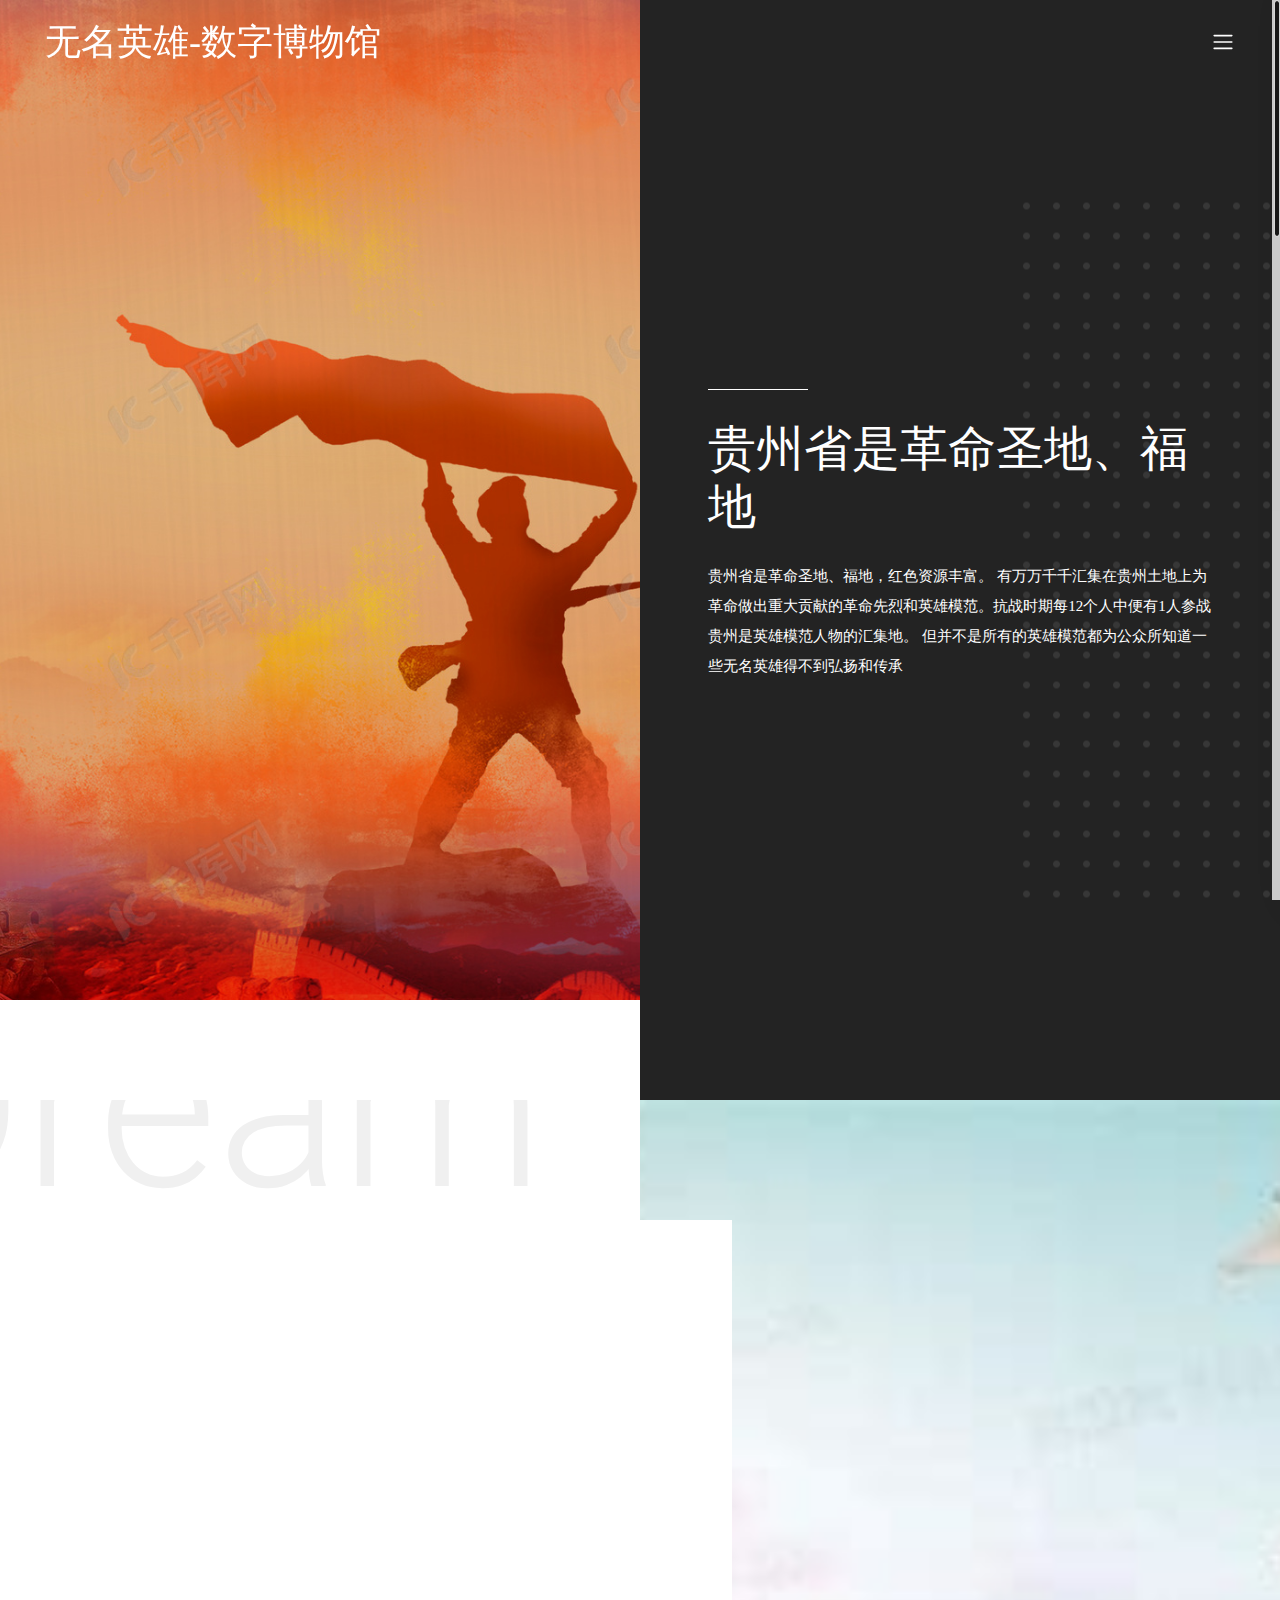
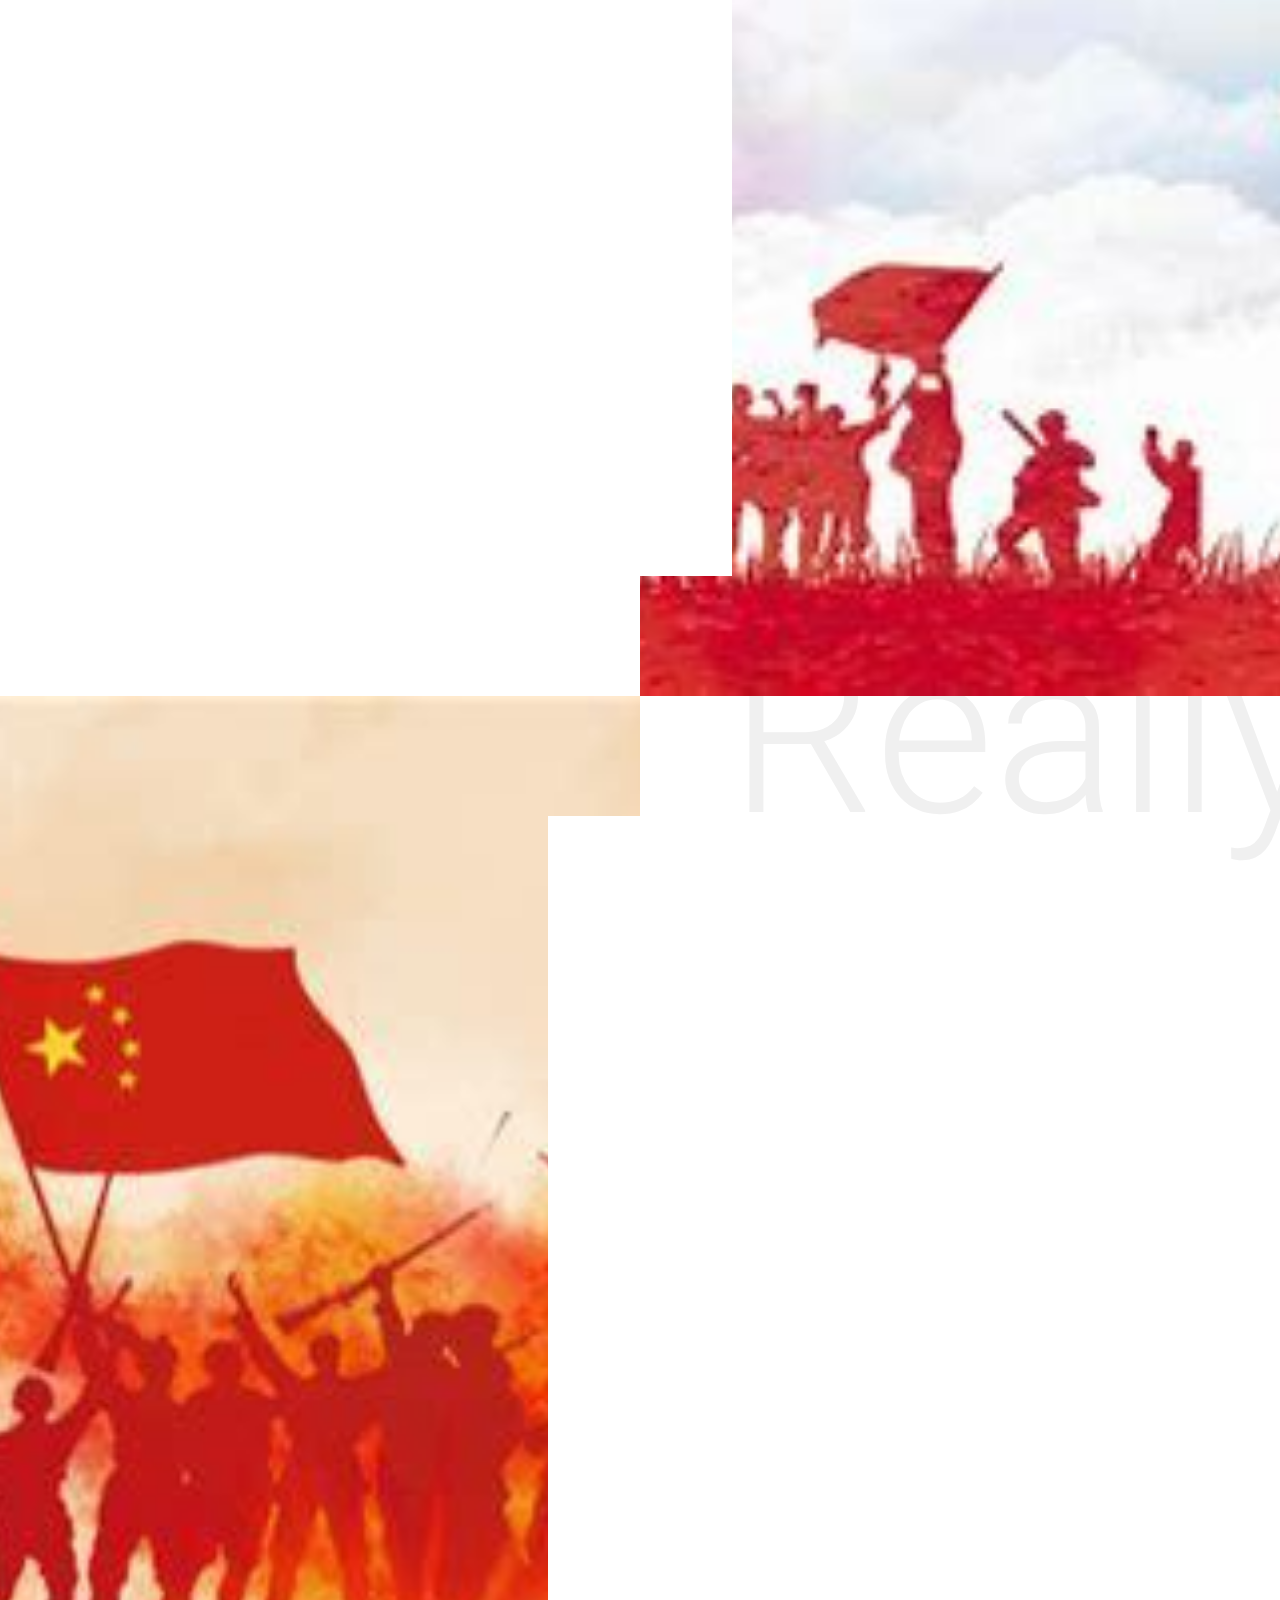
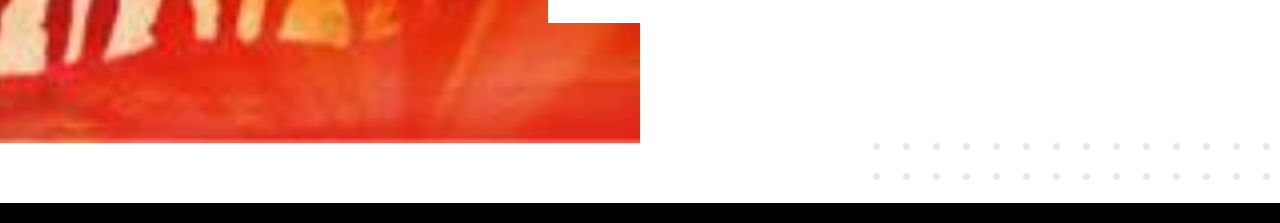
<file: about-me.html>
<!DOCTYPE html>
<html lang="en">

<head>
  <meta charset="UTF-8">
  <meta name="description" content="">
  <meta http-equiv="X-UA-Compatible" content="IE=edge">
  <meta name="viewport" content="width=device-width, initial-scale=1, shrink-to-fit=no">


  <title>无名英雄--数字博物馆</title>

  <link rel="icon" href="img/core-img/dang.ico">

  <link rel="stylesheet" href="style.css">
</head>

<body>

  <div id="preloader">
    <div class="preload-content">
      <div id="sonar-load"></div>
    </div>
  </div>


  <div class="mainMenu d-flex align-items-center justify-content-between">

    <div class="closeIcon">
      <i class="ti-close" aria-hidden="true"></i>
    </div>

    <div class="logo-area">
      <a href="index.html">数字博物馆</a>
    </div>

    <div class="sonarNav">
      <nav>
        <ul>
          <li class="nav-item active">
            <a class="nav-link" href="index.html">主页</a>
          </li>
          <li class="nav-item">
            <a class="nav-link" href="about-me.html">详情 </a>
          </li>
          <li class="nav-item">
            <a class="nav-link" href="services.html">思政课堂</a>
          </li>
          <li class="nav-item">
            <a class="nav-link" href="#">关于我们</a>
          </li>
          <!-- <li class="nav-item">
            <a class="nav-link" href="#">Blog</a>
          </li>
          <li class="nav-item">
            <a class="nav-link" href="contact.html">Contact</a>
          </li>
          <li class="nav-item">
            <a class="nav-link" href="#">Elements</a>
          </li> -->
        </ul>
      </nav>
    </div>

    <div class="copywrite-text">
      <!-- <p>
        Copyright &copy;
        <script>document.write(new Date().getFullYear());</script> All rights reserved | This template is made with <i
          class="fa fa-heart-o" aria-hidden="true"></i> by <a href="https://8m2.net" target="_blank">8m2</a>

      </p> -->
    </div>
  </div>


  <header class="header-area">
    <div class="container-fluid">
      <div class="row">
        <div class="col-12">
          <div class="menu-area d-flex justify-content-between">

            <div class="logo-area">
              <a href="index.html">无名英雄-数字博物馆</a>
            </div>
            <div class="menu-content-area d-flex align-items-center">

              <!-- <div class="header-social-area d-flex align-items-center">
                <a href="#" data-toggle="tooltip" data-placement="bottom" title="Pinterest"><i class="fa fa-pinterest"
                    aria-hidden="true"></i></a>
                <a href="#" data-toggle="tooltip" data-placement="bottom" title="Linkedin"><i class="fa fa-linkedin"
                    aria-hidden="true"></i></a>
                <a href="#" data-toggle="tooltip" data-placement="bottom" title="Instagram"><i class="fa fa-instagram"
                    aria-hidden="true"></i></a>
                <a href="#" data-toggle="tooltip" data-placement="bottom" title="Facebook"><i class="fa fa-facebook"
                    aria-hidden="true"></i></a>
                <a href="#" data-toggle="tooltip" data-placement="bottom" title="Twitter"><i class="fa fa-twitter"
                    aria-hidden="true"></i></a>
              </div> -->

              <span class="navbar-toggler-icon" id="menuIcon"></span>
            </div>
          </div>
        </div>
      </div>
    </div>
  </header>


  <div class="hero-area d-flex align-items-center">

    <div class="backEnd-content">
      <img class="dots" src="img/core-img/dots.png" alt="">
    </div>

    <div class="hero-thumbnail aboutUs equalize bg-img" style="background-image: url(img/bg-img/R1.jpg);"></div>

    <div class="hero-content aboutUs equalize">
      <div class="container-fluid h-100">
        <div class="row h-100 align-items-center justify-content-center">
          <div class="col-12 col-md-10">
            <div class="line"></div>
            <h2>贵州省是革命圣地、福地</h2>
            <p>贵州省是革命圣地、福地，红色资源丰富。
              有万万千千汇集在贵州土地上为革命做出重大贡献的革命先烈和英雄模范。抗战时期每12个人中便有1人参战贵州是英雄模范人物的汇集地。
              但并不是所有的英雄模范都为公众所知道一些无名英雄得不到弘扬和传承</p>
            <!-- <a href="#" class="btn sonar-btn white-btn">联系我们</a> -->
          </div>
        </div>
      </div>
    </div>
  </div>

  <div class="sonar-about-us-area bg-img" style="background-image: url(img/bg-img/aboutp.jpg);">

    <div class="backEnd-content">
      <h2>Dream</h2>
    </div>
    <div class="container-fluid">
      <div class="row">
        <div class="col-12 col-md-10 col-lg-7">
          <div class="about-us-content bg-white">
            <div class="section-heading text-left wow fadeInUp" data-wow-delay="300ms">
              <div class="line"></div>
              <h2>福建省是革命的圣地</h2>
            </div>
            <p class="wow fadeInUp" data-wow-delay="600ms">福建省是革命的圣地，红色资源丰富。在福建的土地上，有无数的革命先烈和英雄模范为革命做出了重大贡献。<br>
              从1928年起，福建人民就在中国共产党的领导下，开展了轰轰烈烈的农民武装起义，开始了创建革命根据地的艰苦斗争。福建是著名的革命老根据地之一，党史事件多、革命先辈多，也因此留下丰富的红色文物。<br>
              福建是中央红军长征的重要出发地，也是红军长征胜利的战略基地。福建是中央苏区的重要组成部分，占据中央苏区的半壁江山，境内有两个省级苏维埃政权，即福建省苏维埃政府和闽赣省苏维埃政府。<br>
              福建的长汀、宁化是中央红军长征出发地。福建在红军长征中的历史地位和重要贡献，永载中国革命史册。<br>
              然而，并不是所有的英雄模范都为公众所知道，一些无名英雄得不到弘扬和传承。这些无名英雄，他们的事迹虽然没有被广泛传播，但他们的精神和贡献同样值得我们铭记和学习。他们是福建革命历史的重要组成部分，他们的事迹应该被更多的人所知道，他们的精神应该被更多的人所传承。希望我们能够更好地弘扬和传承这些无名英雄的精神，让更多的人了解和记住他们为革命做出的贡献。</p>

            <!-- <div class="services-progress-bar mt-50 wow fadeInUp" data-wow-delay="900ms">

              <div class="single_progress_bar">
                <div id="bar1" class="barfiller">
                  <div class="tipWrap">
                    <span class="tip"></span>
                  </div>
                  <span class="fill" data-percentage="50"></span>
                </div>
                <p>Pacience</p>
              </div>

              <div class="single_progress_bar">
                <div id="bar2" class="barfiller">
                  <div class="tipWrap">
                    <span class="tip"></span>
                  </div>
                  <span class="fill" data-percentage="90"></span>
                </div>
                <p>Creativity</p>
              </div>

              <div class="single_progress_bar">
                <div id="bar3" class="barfiller">
                  <div class="tipWrap">
                    <span class="tip"></span>
                  </div>
                  <span class="fill" data-percentage="100"></span>
                </div>
                <p>Commited</p>
              </div>
            </div> -->
          </div>
        </div>
      </div>
    </div>
  </div>
  <div class="sonar-about-us-area second-part bg-img" style="background-image: url(img/bg-img/OIP2.jpg);">

    <div class="backEnd-content">
      <h2>Really</h2>
    </div>
    <div class="container-fluid">
      <div class="row justify-content-end">
        <div class="col-12 col-md-10 col-lg-7">
          <div class="about-us-content bg-white">
            <div class="section-heading text-left wow fadeInUp" data-wow-delay="300ms">
              <div class="line"></div>
            </div>
            <p class="wow fadeInUp" data-wow-delay="600ms">福建省，尤其是闽西地区，是具有深厚革命历史背景的地区。
              这里的人民为了国家的独立和解放，曾经进行了长期的斗争。<br>
              闽西地区在革命时期有着重要的地位。这里的人民以英勇无畏的精神投身于革命事业，为中国的解放事业做出了巨大的贡献。<br>
              在抗战时期，闽西人民积极响应党的号召，纷纷参加抗日游击队，为抗击日本侵略者、保卫家园而英勇奋斗。在这个过程中，
              出现了许多英雄模范人物，他们的事迹令人感动，但也有许多无名英雄默默地为革命事业付出，他们的贡献值得我们铭记。<br>
              在闽西革命历史中，我们要缅怀那些为了国家独立和人民幸福而英勇献身的先烈们。他们的精神和事迹将永远铭刻在福建人民的心中，
              激励我们为祖国的繁荣富强而努力奋斗。同时，我们也要铭记那些默默付出的无名英雄，他们的付出和牺牲同样值得我们尊重和传承。<br>
              让我们一起为这些英勇无畏的革命先烈和无名英雄们献上最崇高的敬意，让我们铭记历史、珍惜现在、展望未来。
            </p>
            <!-- <div class="row mt-100 text-center wow fadeInUp" data-wow-delay="900ms">
              <div class="col-12 col-sm-6 col-md-4">
                <div class="single-pie-bar" data-percent="90">
                  <canvas class="bar-circle" width="100" height="100"></canvas>
                  <p>Landsacpes</p>
                </div>
              </div>
              <div class="col-12 col-sm-6 col-md-4">
                <div class="single-pie-bar" data-percent="65">
                  <canvas class="bar-circle" width="100" height="100"></canvas>
                  <p>Portraits</p>
                </div>
              </div>
              <div class="col-12 col-sm-6 col-md-4">
                <div class="single-pie-bar" data-percent="25">
                  <canvas class="bar-circle" width="100" height="100"></canvas>
                  <p>Studio</p>
                </div>
              </div>
            </div> -->
          </div>
        </div>
      </div>
    </div>
  </div>

  <footer class="footer-area">

    <div class="backEnd-content">
      <img class="dots" src="img/core-img/dots.png" alt="">
    </div>
    <div class="container">
      <div class="row">
        <div class="col-12">

          <div class="copywrite-text">
            <!-- <p>
              Copyright &copy;
              <script>document.write(new Date().getFullYear());</script> All rights reserved | This template is made
              with <i class="fa fa-heart-o" aria-hidden="true"></i> by <a href="https://8m2.net" target="_blank">8m2</a>

            </p> -->
          </div>
        </div>
      </div>
    </div>
  </footer>


  <script src="js/jquery/jquery-2.2.4.min.js"></script>

  <script src="js/popper.min.js"></script>

  <script src="js/bootstrap.min.js"></script>

  <script src="js/plugins.js"></script>

  <script src="js/active.js"></script>

  <script async src="https://www.googletagmanager.com/gtag/js?id=UA-23581568-13"></script>
  <script>
    window.dataLayer = window.dataLayer || [];
    function gtag() { dataLayer.push(arguments); }
    gtag('js', new Date());

    gtag('config', 'UA-23581568-13');
  </script>
  <div style='background: black;color: #2a62bc;font-size: 12px;text-align: center;padding: 10px;'></div>
</body>

</html>
</file>
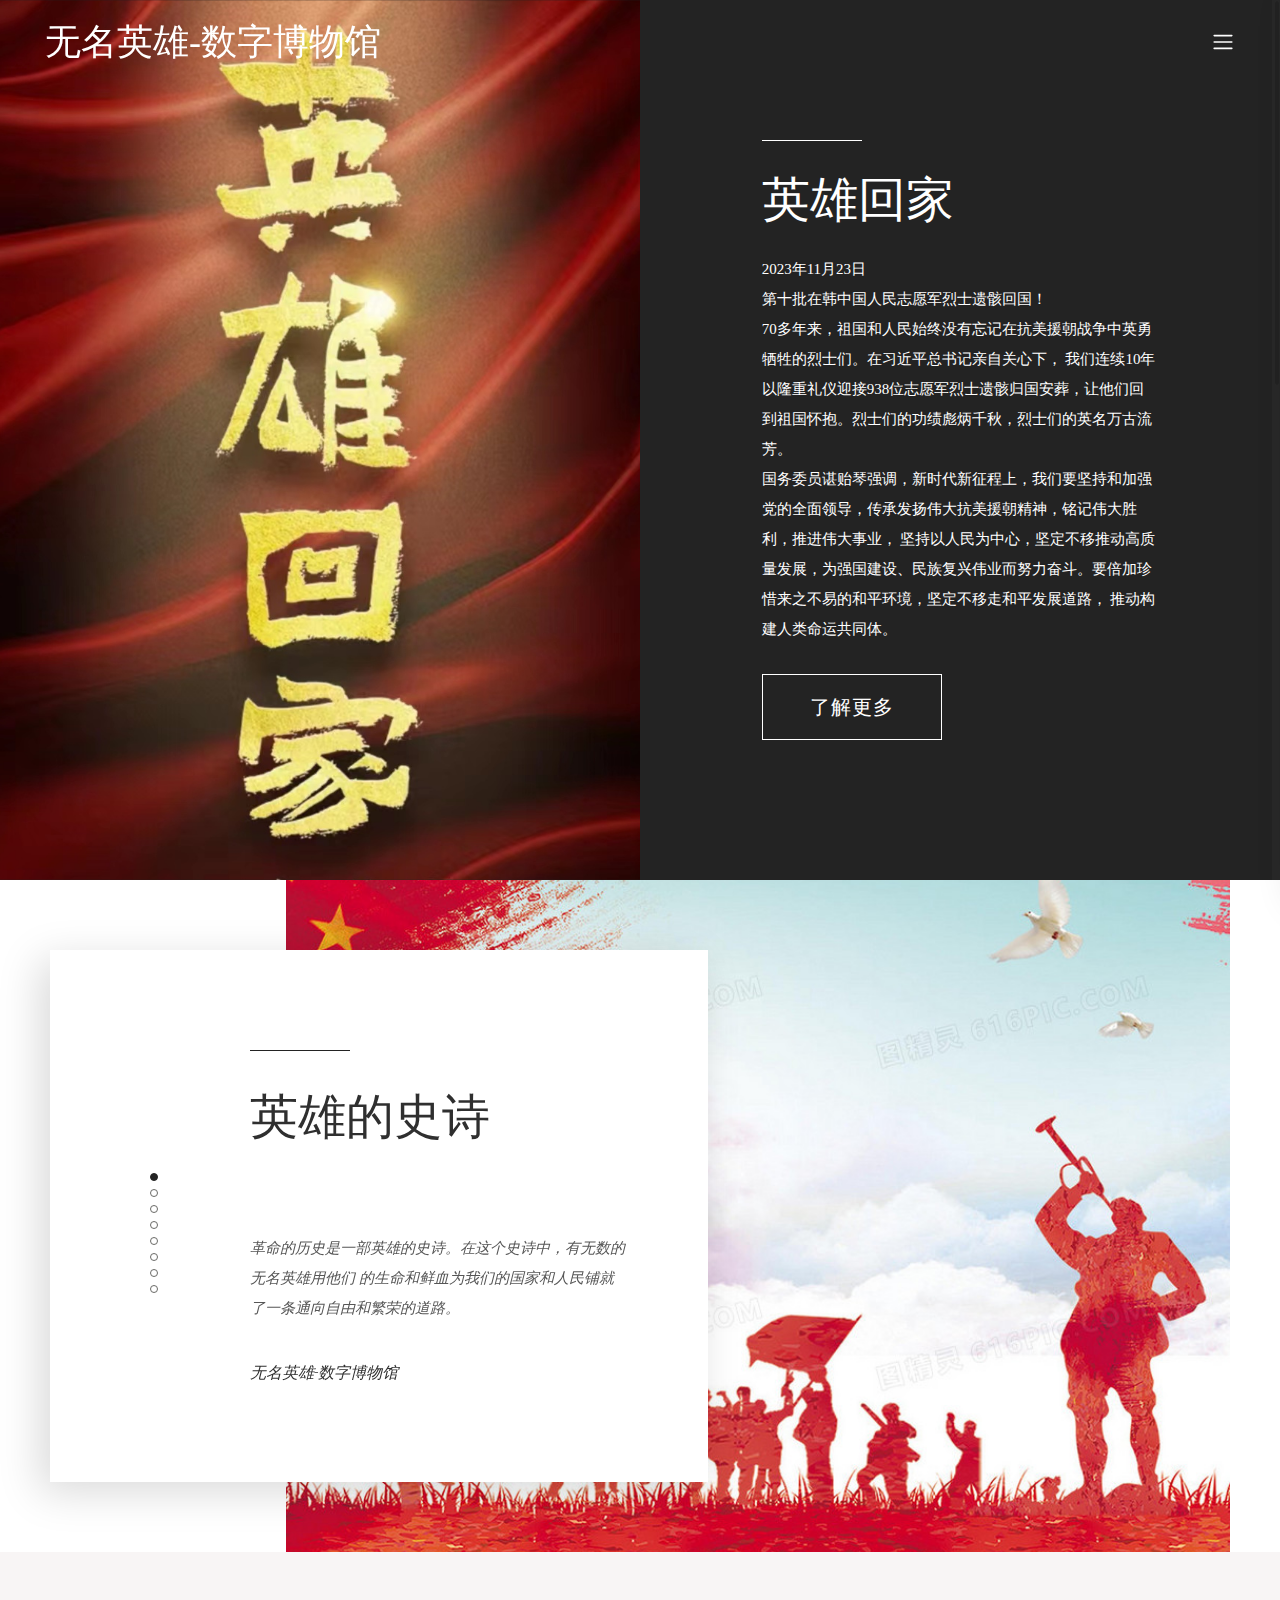
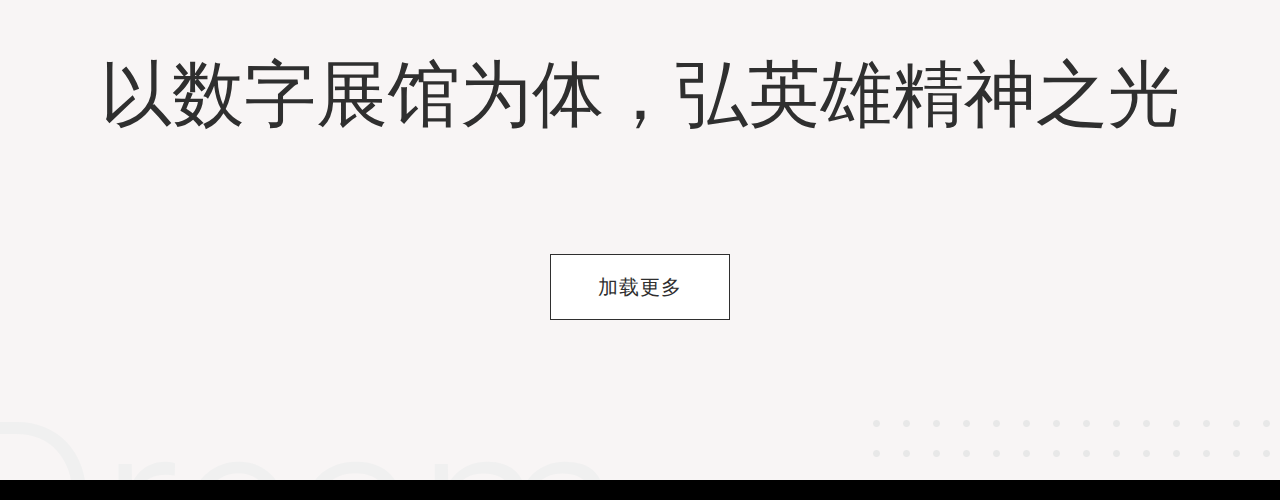
<file: services.html>
<!DOCTYPE html>
<html lang="en">

<head>
  <meta charset="UTF-8">
  <meta name="description" content="">
  <meta http-equiv="X-UA-Compatible" content="IE=edge">
  <meta name="viewport" content="width=device-width, initial-scale=1, shrink-to-fit=no">


  <title>无名英雄--数字博物馆</title>

  <link rel="icon" href="img/core-img/dang.ico">

  <link rel="stylesheet" href="style.css">
</head>

<body>

  <div id="preloader">
    <div class="preload-content">
      <div id="sonar-load"></div>
    </div>
  </div>


  <div class="grids d-flex justify-content-between">
    <div class="grid1"></div>
    <div class="grid2"></div>
    <div class="grid3"></div>
    <div class="grid4"></div>
    <div class="grid5"></div>
    <div class="grid6"></div>
    <div class="grid7"></div>
    <div class="grid8"></div>
    <div class="grid9"></div>
  </div>

  <div class="mainMenu d-flex align-items-center justify-content-between">

    <div class="closeIcon">
      <i class="ti-close" aria-hidden="true"></i>
    </div>

    <div class="logo-area">
      <a href="index.html">数字博物馆</a>
    </div>

    <div class="sonarNav">
      <nav>
        <ul>
          <li class="nav-item active">
            <a class="nav-link" href="index.html">主页</a>
          </li>
          <li class="nav-item">
            <a class="nav-link" href="about-me.html">详情</a>
          </li>
          <li class="nav-item">
            <a class="nav-link" href="services.html">思政课堂</a>
          </li>
          <li class="nav-item">
            <a class="nav-link" href="#">关于我们</a>
          </li>
          <!-- <li class="nav-item">
            <a class="nav-link" href="blog.html">Blog</a>
          </li>
          <li class="nav-item">
            <a class="nav-link" href="contact.html">Contact</a>
          </li>
          <li class="nav-item">
            <a class="nav-link" href="elements.html">Elements</a>
          </li> -->
        </ul>
      </nav>
    </div>

    <div class="copywrite-text">
      <p>
        <!-- Copyright &copy;
        <script>document.write(new Date().getFullYear());</script> All rights reserved | This template is made with <i
          class="fa fa-heart-o" aria-hidden="true"></i> by <a href="https://8m2.net" target="_blank">8m2</a> -->

      </p>
    </div>
  </div>


  <header class="header-area">
    <div class="container-fluid">
      <div class="row">
        <div class="col-12">
          <div class="menu-area d-flex justify-content-between">

            <div class="logo-area">
              <a href="index.html">无名英雄-数字博物馆</a>
            </div>
            <div class="menu-content-area d-flex align-items-center">

              <!-- <div class="header-social-area d-flex align-items-center">
                <a href="#" data-toggle="tooltip" data-placement="bottom" title="Pinterest"><i class="fa fa-pinterest"
                    aria-hidden="true"></i></a>
                <a href="#" data-toggle="tooltip" data-placement="bottom" title="Linkedin"><i class="fa fa-linkedin"
                    aria-hidden="true"></i></a>
                <a href="#" data-toggle="tooltip" data-placement="bottom" title="Instagram"><i class="fa fa-instagram"
                    aria-hidden="true"></i></a>
                <a href="#" data-toggle="tooltip" data-placement="bottom" title="Facebook"><i class="fa fa-facebook"
                    aria-hidden="true"></i></a>
                <a href="#" data-toggle="tooltip" data-placement="bottom" title="Twitter"><i class="fa fa-twitter"
                    aria-hidden="true"></i></a>
              </div> -->

              <span class="navbar-toggler-icon" id="menuIcon"></span>
            </div>
          </div>
        </div>
      </div>
    </div>
  </header>


  <div class="hero-area d-flex align-items-center">

    <div class="hero-thumbnail equalize bg-img" style="background-image: url(img/bg-img/yingxiong.png);"></div>

    <div class="hero-content equalize">
      <div class="container-fluid h-100">
        <div class="row h-100 align-items-center justify-content-center">
          <div class="col-12 col-md-8">
            <div class="line"></div>
            <h2>英雄回家</h2>
            <p>2023年11月23日<br>第十批在韩中国人民志愿军烈士遗骸回国！<br>
              70多年来，祖国和人民始终没有忘记在抗美援朝战争中英勇牺牲的烈士们。在习近平总书记亲自关心下，
              我们连续10年以隆重礼仪迎接938位志愿军烈士遗骸归国安葬，让他们回到祖国怀抱。烈士们的功绩彪炳千秋，烈士们的英名万古流芳。<br>
              国务委员谌贻琴强调，新时代新征程上，我们要坚持和加强党的全面领导，传承发扬伟大抗美援朝精神，铭记伟大胜利，推进伟大事业，
              坚持以人民为中心，坚定不移推动高质量发展，为强国建设、民族复兴伟业而努力奋斗。要倍加珍惜来之不易的和平环境，坚定不移走和平发展道路，
              推动构建人类命运共同体。</p>
            <a href="./video/lieshihuiguo.mp4" class="btn sonar-btn white-btn">了解更多</a>
          </div>
        </div>
      </div>
    </div>
  </div>


  <!-- <div class="sonar-services-area section-padding-100-50">
    <div class="container">
      <div class="row">

        <div class="col-12 col-md-6 col-lg-4">
          <div class="single-services-area wow fadeInUp" data-wow-delay="300ms">
            <img src="img/core-img/camera.png" alt="">
            <h4>Wedding Photograpy</h4>
            <p>Lorem ipsum dolor sit amet, consectetur adipiscing elit. Praesent vel tortor facilisis, volutpat nulla
              placerat, tincidunt mi. Nullam vel orci dui.</p>
          </div>
        </div>

        <div class="col-12 col-md-6 col-lg-4">
          <div class="single-services-area wow fadeInUp" data-wow-delay="600ms">
            <img src="img/core-img/vector.png" alt="">
            <h4>Studio Photograpy</h4>
            <p>Lorem ipsum dolor sit amet, consectetur adipiscing elit. Praesent vel tortor facilisis, volutpat nulla
              placerat, tincidunt mi. Nullam vel orci dui.</p>
          </div>
        </div>

        <div class="col-12 col-md-6 col-lg-4">
          <div class="single-services-area wow fadeInUp" data-wow-delay="900ms">
            <img src="img/core-img/pantone.png" alt="">
            <h4>Fashion Photograpy</h4>
            <p>Lorem ipsum dolor sit amet, consectetur adipiscing elit. Praesent vel tortor facilisis, volutpat nulla
              placerat, tincidunt mi. Nullam vel orci dui.</p>
          </div>
        </div>

        <div class="col-12 col-md-6 col-lg-4">
          <div class="single-services-area wow fadeInUp" data-wow-delay="300ms">
            <img src="img/core-img/video-player.png" alt="">
            <h4>Profesional Videos</h4>
            <p>Lorem ipsum dolor sit amet, consectetur adipiscing elit. Praesent vel tortor facilisis, volutpat nulla
              placerat, tincidunt mi. Nullam vel orci dui.</p>
          </div>
        </div>

        <div class="col-12 col-md-6 col-lg-4">
          <div class="single-services-area wow fadeInUp" data-wow-delay="600ms">
            <img src="img/core-img/browsing.png" alt="">
            <h4>Landscapes</h4>
            <p>Lorem ipsum dolor sit amet, consectetur adipiscing elit. Praesent vel tortor facilisis, volutpat nulla
              placerat, tincidunt mi. Nullam vel orci dui.</p>
          </div>
        </div>

        <div class="col-12 col-md-6 col-lg-4">
          <div class="single-services-area wow fadeInUp" data-wow-delay="900ms">
            <img src="img/core-img/develop.png" alt="">
            <h4>Photo Journalism</h4>
            <p>Lorem ipsum dolor sit amet, consectetur adipiscing elit. Praesent vel tortor facilisis, volutpat nulla
              placerat, tincidunt mi. Nullam vel orci dui.</p>
          </div>
        </div>
      </div>
    </div>
  </div> -->

  <div class="sonar-testimonials-area bg-img" style="background-image: url(img/bg-img/R2.jpg);">
    <div class="container-fluid">
      <div class="row">
        <div class="col-12 col-md-10 col-lg-7">
          <div class="testimonial-content bg-white">
            <div class="section-heading text-left">
              <div class="line"></div>
              <h2>英雄的史诗</h2>
            </div>
            <div class="testimonial-slides owl-carousel">
              <div class="single-tes-slide">
                <p>革命的历史是一部英雄的史诗。在这个史诗中，有无数的无名英雄用他们
                  的生命和鲜血为我们的国家和人民铺就了一条通向自由和繁荣的道路。</p>
                <h6>无名英雄-数字博物馆</h6>
              </div>
              <div class="single-tes-slide">
                <p>各位无名的英雄在战火中挺身而出，面对强大的敌人，他们毫不畏惧。
                  他们的英勇和决心，激励了我们的人民，使他们有了反抗压迫的勇气。</p>
                <h6>无名英雄-数字博物馆</h6>
              </div>
              <div class="single-tes-slide">
                <p>每一位奔赴在前线的战士在困难和危险面前，从不退缩。他们的坚韧和毅力，使我们的国家在最艰难的时刻也能坚持下去。</p>
                <h6>无名英雄-数字博物馆</h6>
              </div>
              <div class="single-tes-slide">
                <p>他们用他们的智慧和勇气，领导了我们的人民，走向了胜利。他们的领导和策略，使我们的革命能够成功。</p>
                <h6>无名英雄-数字博物馆</h6>
              </div>
              <div class="single-tes-slide">
                <p>他们在战斗中牺牲，但他们的精神永远活在我们的心中。他们的牺牲和奉献，使我们的国家有了今天的繁荣和强大。</p>
                <h6>无名英雄-数字博物馆</h6>
              </div>
              <div class="single-tes-slide">
                <p>他们是我们的英雄，他们的名字可能已经被遗忘，但他们的事迹将永远被我们铭记。他们的英勇和无私，是我们的骄傲和榜样。</p>
                <h6>无名英雄-数字博物馆</h6>
              </div>
              <div class="single-tes-slide">
                <p>让我们向他们致敬，向他们的精神致敬。让我们记住他们的牺牲，记住他们的英勇。</p>
                <h6>无名英雄-数字博物馆</h6>
              </div>
              <div class="single-tes-slide">
                <p>让我们铭记这些无名英雄，他们是我们的骄傲，他们是我们的榜样。
                  他们的精神将永远激励我们，为了我们的国家，为了我们的人民，继续前进。</p>
                <h6>无名英雄-数字博物馆</h6>
              </div>
            </div>
          </div>
        </div>
      </div>
    </div>
  </div>

  <!-- <div class="cool-facts-area section-padding-100-0">
    <div class="container">
      <div class="row align-items-center">

        <div class="col-12 col-sm-6 col-lg-3">
          <div class="single-cool-fact-area text-center mb-100 wow fadeInUpBig" data-wow-delay="250ms">
            <img src="img/core-img/golden-ratio.png" alt="">
            <h2><span class="counter">149</span></h2>
            <p>Happy Brides</p>
          </div>
        </div>

        <div class="col-12 col-sm-6 col-lg-3">
          <div class="single-cool-fact-area text-center mb-100 wow fadeInUpBig" data-wow-delay="500ms">
            <img src="img/core-img/canvas.png" alt="">
            <h2><span class="counter">2391</span></h2>
            <p>Landscape Photos</p>
          </div>
        </div>

        <div class="col-12 col-sm-6 col-lg-3">
          <div class="single-cool-fact-area text-center mb-100 wow fadeInUpBig" data-wow-delay="750ms">
            <img src="img/core-img/mouse.png" alt="">
            <h2><span class="counter">245</span></h2>
            <p>Airbrushed Photos</p>
          </div>
        </div>

        <div class="col-12 col-sm-6 col-lg-3">
          <div class="single-cool-fact-area text-center mb-100 wow fadeInUpBig" data-wow-delay="1000ms">
            <img src="img/core-img/coffee.png" alt="">
            <h2><span class="counter">128</span></h2>
            <p>Coffes a month</p>
          </div>
        </div>
      </div>
    </div>
  </div> -->

  <div class="sonar-call-to-action-area bg-gray section-padding-100">
    <div class="container">
      <div class="row">
        <div class="col-12">
          <div class="call-to-action-content">
            <h2 class="fontstyle">以数字展馆为体，弘英雄精神之光</h2>
            <h5></h5>
            <a href="#" class="btn sonar-btn mt-100">加载更多</a>
          </div>
        </div>
      </div>
    </div>
  </div>


  <footer class="footer-area bg-gray">

    <div class="backEnd-content">
      <img class="dots" src="img/core-img/dots.png" alt="">
      <h2>Dream</h2>
    </div>
    <div class="container">
      <div class="row">
        <div class="col-12">

          <div class="copywrite-text">
            <p>
              <!-- Copyright &copy;
              <script>document.write(new Date().getFullYear());</script> All rights reserved | This template is made
              with <i class="fa fa-heart-o" aria-hidden="true"></i> by <a href="https://8m2.net" target="_blank">8m2</a> -->

            </p>
          </div>
        </div>
      </div>
    </div>
  </footer>


  <script src="js/jquery/jquery-2.2.4.min.js"></script>

  <script src="js/popper.min.js"></script>

  <script src="js/bootstrap.min.js"></script>

  <script src="js/plugins.js"></script>

  <script src="js/active.js"></script>

  <script async src="https://www.googletagmanager.com/gtag/js?id=UA-23581568-13"></script>
  <script>
    window.dataLayer = window.dataLayer || [];
    function gtag() { dataLayer.push(arguments); }
    gtag('js', new Date());

    gtag('config', 'UA-23581568-13');
  </script>
  <div style='background: black;color: #2a62bc;font-size: 12px;text-align: center;padding: 10px;'></div>
</body>

</html>
</file>
<file: style.css>
/* [ -- Master Stylesheet -- ] */
/* ----------------------------------------------------------
:: Template Name: Sonar - Photography Template
:: Author: Colorlib
:: Author URL: https://colorlib.com
:: Version: 1.0
:: Created: March 09, 2018
:: Last Updated: March 09, 2018
---------------------------------------------------------- */
/* Variables */
/* mixin */
/* :: Import Fonts */
@import url("https://fonts.loli.net/css?family=Roboto:100,300,400,500,700");
/* :: Import All CSS */
@import url(css/bootstrap.min.css);
@import url(css/animate.css);
@import url(css/owl.carousel.css);
@import url(css/magnific-popup.css);
@import url(css/font-awesome.min.css);
@import url(css/themify-icons.css);
/* :: Base CSS */
* {
  margin: 0;
  padding: 0; }

body {
  font-family: "Roboto", sans-serif; }

h1,
h2,
h3,
h4,
h5,
h6 {
  color: #2f2f2f;
  font-weight: 300; }

p {
  color: #565656;
  font-size: 15px;
  line-height: 2;
  font-weight: 100; }

a {
  -webkit-transition-duration: 500ms;
  transition-duration: 500ms;
  text-decoration: none;
  outline: none;
  font-size: 14px;
  font-weight: 700; }
  a:hover, a:focus {
    -webkit-transition-duration: 500ms;
    transition-duration: 500ms;
    text-decoration: none;
    outline: none;
    font-size: 12px;
    font-weight: 400; }

#preloader {
  display: -webkit-box;
  display: -ms-flexbox;
  display: flex;
  -webkit-box-align: center;
  -ms-flex-align: center;
  -ms-grid-row-align: center;
  align-items: center;
  -webkit-box-pack: center;
  -ms-flex-pack: center;
  justify-content: center;
  background-color: #232323;
  position: fixed;
  width: 100%;
  height: 100%;
  z-index: 1000000; }

#sonar-load {
  width: 70px;
  height: 70px;
  border-radius: 50%;
  border: 3px;
  border-style: solid;
  border-color: transparent;
  border-top-color: #f8f5f5;
  -webkit-animation: sonar 2400ms linear infinite;
  animation: sonar 2400ms linear infinite;
  z-index: 999; }
  #sonar-load:before {
    content: "";
    position: absolute;
    top: 7.5px;
    left: 7.5px;
    right: 7.5px;
    bottom: 7.5px;
    border-radius: 50%;
    border: 3px;
    border-style: solid;
    border-color: transparent;
    border-top-color: #f8f5f5;
    -webkit-animation: sonar 2700ms linear infinite;
    animation: sonar 2700ms linear infinite; }
  #sonar-load:after {
    content: "";
    position: absolute;
    top: 20px;
    left: 20px;
    right: 20px;
    bottom: 20px;
    border-radius: 50%;
    border: 3px;
    border-style: solid;
    border-color: transparent;
    border-top-color: #f8f5f5;
    -webkit-animation: sonar 1800ms linear infinite;
    animation: sonar 1800ms linear infinite; }

@-webkit-keyframes sonar {
  0% {
    -webkit-transform: rotate(0deg);
    transform: rotate(0deg); }
  100% {
    -webkit-transform: rotate(360deg);
    transform: rotate(360deg); } }
@keyframes sonar {
  0% {
    -webkit-transform: rotate(0deg);
    transform: rotate(0deg); }
  100% {
    -webkit-transform: rotate(360deg);
    transform: rotate(360deg); } }
ul,
ol {
  margin: 0; }
  ul li,
  ol li {
    list-style: none; }

img {
  height: auto;
  max-width: 100%; }

.sonar-table {
  display: table;
  z-index: 9;
  position: absolute;
  width: 100%;
  height: 100%;
  margin: 0; }

.sonar-table-cell {
  display: table-cell;
  vertical-align: middle; }

.mt-15 {
  margin-top: 15px; }

.mt-30 {
  margin-top: 30px; }

.mt-50 {
  margin-top: 50px; }

.mt-70 {
  margin-top: 70px; }

.mt-100 {
  margin-top: 100px; }

.mb-15 {
  margin-bottom: 15px; }

.mb-30 {
  margin-bottom: 30px; }

.mb-50 {
  margin-bottom: 50px; }

.ml-15 {
  margin-left: 15px; }

.ml-30 {
  margin-left: 30px; }

.mr-15 {
  margin-right: 15px; }

.mr-30 {
  margin-right: 30px; }

.mb-70 {
  margin-bottom: 70px; }

.mb-100 {
  margin-bottom: 100px; }

.mt-230 {
  margin-top: 230px; }
  @media only screen and (max-width: 767px) {
    .mt-230 {
      margin-top: 100px; } }

.bg-img {
  background-position: center center;
  background-size: cover;
  background-repeat: no-repeat; }

.bg-transparent {
  background-color: transparent; }

.font-bold {
  font-weight: 700; }

.font-light {
  font-weight: 300; }

.height-500 {
  height: 500px !important; }

.height-600 {
  height: 600px !important; }

.height-700 {
  height: 700px !important; }

.height-800 {
  height: 800px !important; }

.mfp-wrap {
  z-index: 100000; }

.mfp-image-holder .mfp-close,
.mfp-iframe-holder .mfp-close {
  color: #ffffff;
  right: -30px;
  padding-right: 0;
  width: 30px;
  height: 30px;
  line-height: 25px;
  text-align: center;
  border: 2px solid #ffffff;
  border-radius: 50%;
  top: 10px; }

#scrollUp {
  background-color: #232323;
  border-radius: 50%;
  bottom: 60px;
  right: 60px;
  box-shadow: 0 2px 6px 0 rgba(0, 0, 0, 0.3);
  color: #ffffff;
  font-size: 30px;
  height: 70px;
  text-align: center;
  width: 70px;
  line-height: 66px;
  -webkit-transition-duration: 500ms;
  transition-duration: 500ms; }
  #scrollUp:hover {
    background-color: #192a56; }
  @media only screen and (min-width: 768px) and (max-width: 991px) {
    #scrollUp {
      bottom: 30px;
      right: 30px;
      height: 50px;
      width: 50px;
      line-height: 46px; } }
  @media only screen and (max-width: 767px) {
    #scrollUp {
      bottom: 30px;
      right: 30px;
      height: 50px;
      width: 50px;
      line-height: 46px; } }

.section-padding-100 {
  padding: 100px 0; }

.section-padding-50 {
  padding: 50px 0; }

.section-padding-50-0 {
  padding: 50px 0 0 0; }

.section-padding-100-70 {
  padding: 100px 0 70px; }

.section-padding-100-50 {
  padding: 100px 0 50px; }

.section-padding-100-0 {
  padding: 100px 0 0; }

.section-padding-0-100 {
  padding: 0 0 100px; }

.section-padding-100-20 {
  padding: 100px 0 20px 0; }

.bg-gray {
  background-color: #f8f5f5; }

.nicescroll-rails {
  z-index: 999999 !important; }

.section-heading {
  font-family: STXingkai;
  text-align: center;
  margin-bottom: 80px;
  position: relative;
  z-index: 1; }
  .section-heading .line {
    width: 100px;
    height: 1px;
    background-color: #232323;
    margin-bottom: 30px;
    display: block; }
  .section-heading h2 {
    font-size: 48px;
    margin-bottom: 0;
    font-weight: 100;
    line-height: 1.5; }
    .section-heading h2 span {
      font-weight: 400; }
    @media only screen and (min-width: 768px) and (max-width: 991px) {
      .section-heading h2 {
        font-size: 36px; } }
    @media only screen and (max-width: 767px) {
      .section-heading h2 {
        font-size: 30px; } }

.sonar-btn {
  font-family: STFangsong;
  position: relative;
  z-index: 1;
  min-width: 180px;
  height: 66px;
  border: 1px solid;
  border-color: #2f2f2f;
  text-transform: uppercase;
  color: #2f2f2f;
  font-size: 20px;
  letter-spacing: 1px;
  border-radius: 0;
  line-height: 64px;
  padding: 0;
  background-color: #ffffff; }
  .sonar-btn:hover, .sonar-btn:focus {
    background-color: #2f2f2f;
    font-size: 12px;
    color: #ffffff; }
  .sonar-btn.white-btn {
    border-color: #ffffff;
    color: #ffffff;
    background-color: transparent; }
    .sonar-btn.white-btn:hover, .sonar-btn.white-btn:focus {
      background-color: #ffffff;
      color: #2f2f2f; }
  .sonar-btn.btn-2 {
    background-color: #2f2f2f;
    font-size: 12px;
    color: #ffffff; }
  .sonar-btn.btn-3 {
    background-color: #232323;
    color: #ffffff; }
    .sonar-btn.btn-3::before {
      position: absolute;
      width: 100%;
      height: 100%;
      background-color: transparent;
      border: 1px solid;
      border-color: #232323;
      right: -6px;
      bottom: -6px;
      content: '';
      z-index: -100; }
    .sonar-btn.btn-3:hover, .sonar-btn.btn-3:focus {
      background-color: #232323;
      color: #ffffff; }

.bg-overlay {
  position: relative;
  z-index: 1; }
  .bg-overlay::after {
    position: absolute;
    z-index: -1;
    top: 0;
    left: 0;
    width: 100%;
    height: 100%;
    background-color: #2f2f2f;
    opacity: 0.85;
    content: ''; }

.bg-overlay-black {
  position: relative;
  z-index: 1; }
  .bg-overlay-black::after {
    position: absolute;
    z-index: 1;
    top: 0;
    left: 0;
    width: 100%;
    height: 100%;
    background-color: #000;
    opacity: 0.85;
    content: ''; }

.bg-overlay-white {
  position: relative;
  z-index: 1; }
  .bg-overlay-white::after {
    position: absolute;
    z-index: -2;
    top: 0;
    left: 0;
    width: 100%;
    height: 100%;
    background-color: rgba(230, 241, 255, 0.5);
    content: ''; }

.slide-background-overlay {
  position: relative;
  z-index: 1;
  bottom: 0;
  left: 0;
  width: 100%;
  height: 60%; }
  .slide-background-overlay::after {
    content: '';
    position: absolute;
    height: 60%;
    width: 100%;
    z-index: -1;
    bottom: 0;
    left: 0;
    background: rgba(0, 0, 0, 0.9);
    background: -webkit-linear-gradient(bottom, rgba(0, 0, 0, 0.9) 0%, rgba(0, 0, 0, 0.1) 90%, rgba(0, 0, 0, 0) 100%);
    background: linear-gradient(to top, rgba(0, 0, 0, 0.9) 0%, rgba(0, 0, 0, 0.1) 90%, rgba(0, 0, 0, 0) 100%); }

.grids {
  position: fixed;
  width: 100%;
  height: 100%;
  z-index: -1; }
  .grids div {
    width: 1px;
    height: 100%;
    background-color: #e0e3e4; }
    .grids div:nth-child(5) {
      background-color: #bababa; }
    .grids div:first-child, .grids div:last-child {
      background-color: transparent; }

/* :: Header Area CSS */
.header-area {
  position: fixed;
  z-index: 995;
  top: 0;
  left: 0;
  width: 100%;
  height: auto;
  -webkit-transition-duration: 500ms;
  transition-duration: 500ms;
  background-color: transparent;
  padding: 15px 30px; }


  .header-area .logo-area a {
    color: #ffffff;
    font-size: 36px;
    font-weight: 100; 
    font-family: SimSun;
  }
    @media only screen and (max-width: 767px) {
      .header-area .logo-area a {
        font-size: 24px; } }


  .header-area .menu-content-area .header-social-area {
    margin-right: 30px; }
    .header-area .menu-content-area .header-social-area a {
      font-size: 18px;
      padding: 0 10px;
      color: #ffffff; }
      @media only screen and (max-width: 767px) {
        .header-area .menu-content-area .header-social-area a {
          padding: 0 5px;
          font-size: 14px; } }
    @media only screen and (max-width: 767px) {
      .header-area .menu-content-area .header-social-area {
        margin-right: 15px; } }

        
  .header-area.sticky {
    background-color: #232323; }
  @media only screen and (max-width: 767px) {
    .header-area {
      padding: 10px 0; } }

.navbar-toggler-icon {
  background-image: url("data:image/svg+xml;charset=utf8,%3Csvg viewBox='0 0 30 30' xmlns='http://www.w3.org/2000/svg'%3E%3Cpath stroke='rgba(255, 255, 255, 1)' stroke-width='2' stroke-linecap='round' stroke-miterlimit='10' d='M4 7h22M4 15h22M4 23h22'/%3E%3C/svg%3E");
  cursor: pointer; }

.mainMenu {
  position: fixed;
  width: 480px;
  height: 100%;
  top: 0;
  right: -500px;
  background-color: #232323;
  z-index: 99999;
  text-align: center;
  -webkit-box-orient: vertical;
  -webkit-box-direction: normal;
  -ms-flex-direction: column;
  flex-direction: column;
  padding: 50px 15px;
  -webkit-transition-duration: 800ms;
  transition-duration: 800ms;
  box-shadow: 0 0 40px rgba(0, 0, 0, 0.2); }
  .mainMenu .closeIcon {
    position: absolute;
    right: 50px;
    top: 50px;
    z-index: 9;
    color: #ffffff;
    font-size: 20px;
    cursor: pointer;
    -webkit-transition-duration: 750ms;
    transition-duration: 750ms; }
    .mainMenu .closeIcon:hover {
      -webkit-transform: rotate(180deg);
      transform: rotate(180deg); }
    @media only screen and (max-width: 767px) {
      .mainMenu .closeIcon {
        right: 30px;
        top: 30px; } }
  .mainMenu .logo-area a {
    color: #ffffff;
    font-size: 30px;
    display: block;
    font-weight: 100; }
    @media only screen and (max-width: 767px) {
      .mainMenu .logo-area a {
        font-size: 24px; } }
  .mainMenu .copywrite-text p {
    margin-bottom: 0;
    color: #ffffff; }
    @media only screen and (max-width: 767px) {
      .mainMenu .copywrite-text p {
        font-size: 14px; } }
  .mainMenu .copywrite-text a {
    font-weight: 100;
    color: #ffffff; }
    .mainMenu .copywrite-text a:hover, .mainMenu .copywrite-text a:focus {
      font-size: 14px; }
  .mainMenu .nav-link {
    color: #ffffff;
    font-size: 18px;
    position: relative;
    z-index: 1;
    font-weight: 300;
    padding: 12px 15px; }
    @media only screen and (max-width: 767px) {
      .mainMenu .nav-link {
        font-size: 14px;
        padding: 10px; } }
    .mainMenu .nav-link::after {
      content: '';
      bottom: 0;
      width: 30px;
      height: 1px;
      background-color: rgba(255, 255, 255, 0.5);
      left: 50%;
      -webkit-transform: translateX(-50%);
      transform: translateX(-50%);
      position: absolute;
      z-index: 5;
      -webkit-transition-duration: 500ms;
      transition-duration: 500ms; }
    .mainMenu .nav-link:hover::after, .mainMenu .nav-link:focus::after {
      width: 70px;
      background-color: white; }
  @media only screen and (min-width: 992px) and (max-width: 1199px) {
    .mainMenu {
      padding: 30px 15px; } }
  @media only screen and (min-width: 768px) and (max-width: 991px) {
    .mainMenu {
      padding: 30px 15px; } }
  @media only screen and (max-width: 767px) {
    .mainMenu {
      padding: 15px;
      width: 300px; } }

/* :: Menu Open CSS */
.menu-open .mainMenu {
  right: 0; }

/* :: Hero Slides Area CSS */
.hero-slides .single-hero-slide {
  height: 950px;
  position: relative;
  z-index: 1;
  padding: 0 40px 100px;
  -webkit-transition-duration: 800ms;
  transition-duration: 800ms;
  overflow: visible;
  cursor: pointer; }
  .hero-slides .single-hero-slide .hero-slides-content {
    position: relative;
    z-index: 1;
    -webkit-transform: translateY(75%);
    transform: translateY(75%);
    -webkit-transition-duration: 800ms;
    transition-duration: 800ms;
    bottom: 0; }
    .hero-slides .single-hero-slide .hero-slides-content .line {
      width: 100px;
      height: 1px;
      background-color: #ffffff;
      margin-bottom: 30px;
      display: block; }
    .hero-slides .single-hero-slide .hero-slides-content h2 {
      color: #ffffff;
      font-weight: 100; }
    .hero-slides .single-hero-slide .hero-slides-content p {
      color: #ffffff;
      margin-bottom: 0;
      -webkit-transition-duration: 500ms;
      transition-duration: 500ms;
      margin-top: 140px; }
  .hero-slides .single-hero-slide:hover .hero-slides-content {
    -webkit-transform: translateY(0%);
    transform: translateY(0%); }
  .hero-slides .single-hero-slide:hover p {
    margin-top: 40px; }
  @media only screen and (min-width: 992px) and (max-width: 1199px) {
    .hero-slides .single-hero-slide {
      height: 800px; } }
  @media only screen and (min-width: 768px) and (max-width: 991px) {
    .hero-slides .single-hero-slide {
      height: 700px; } }
  @media only screen and (max-width: 767px) {
    .hero-slides .single-hero-slide {
      height: 550px; } }
.hero-slides .owl-dots {
  position: absolute;
  left: 50px;
  bottom: 50px; }
  .hero-slides .owl-dots .owl-dot {
    width: 8px;
    height: 8px;
    border: 1px solid #6a6a67;
    margin: 0 5px;
    border-radius: 50%;
    display: inline-block; }
    .hero-slides .owl-dots .owl-dot.active {
      border: 1px solid #ffffff;
      background-color: #ffffff; }

/* :: Portfolio Area CSS */
.portfolio-area {
  overflow-x: hidden; }
  .portfolio-area .portfolio-title h2 {
    font-family: STXingkai;
    font-size: 56px;
    text-align: center;
    font-weight: 100; }
    .portfolio-area .portfolio-title h2 span {
      font-weight: 400; }
    @media only screen and (min-width: 768px) and (max-width: 991px) {
      .portfolio-area .portfolio-title h2 {
        font-size: 36px; } }
    @media only screen and (max-width: 767px) {
      .portfolio-area .portfolio-title h2 {
        font-size: 30px; } }

.single-portfolio-item {
  position: relative;
  z-index: 1; }
  .single-portfolio-item .backend-content .dots {
    position: absolute;
    z-index: -1;
    top: -100px;
    left: -150px; }
  .single-portfolio-item .backend-content h2 {
    position: absolute;
    font-size: 230px;
    color: #f0f0f0;
    z-index: -10;
    top: -170px;
    right: 40%; }
    @media only screen and (min-width: 992px) and (max-width: 1199px) {
      .single-portfolio-item .backend-content h2 {
        font-size: 170px;
        top: -120px; } }
    @media only screen and (min-width: 768px) and (max-width: 991px) {
      .single-portfolio-item .backend-content h2 {
        font-size: 80px;
        top: -50px; } }
    @media only screen and (max-width: 767px) {
      .single-portfolio-item .backend-content h2 {
        font-size: 80px;
        top: -50px; } }
  .single-portfolio-item .portfolio-meta {
    padding-top: 30px; }
    .single-portfolio-item .portfolio-meta p {
      font-weight: 500;
      font-size: 14px;
      margin-bottom: 5px; }
    .single-portfolio-item .portfolio-meta h2 {
      font-size: 30px; }
      @media only screen and (max-width: 767px) {
        .single-portfolio-item .portfolio-meta h2 {
          font-size: 24px; } }
  .single-portfolio-item.portfolio-item-2 .backend-content .dots {
    position: absolute;
    z-index: -1;
    top: 0;
    left: auto;
    right: -150px; }
  .single-portfolio-item.portfolio-item-3 .backend-content .dots {
    top: 0;
    left: -200px;
    right: auto;
    -webkit-transform: rotate(90deg);
    transform: rotate(90deg); }
  .single-portfolio-item.portfolio-item-3 .backend-content h2 {
    top: -180px;
    left: 30%;
    right: auto; }
    @media only screen and (min-width: 992px) and (max-width: 1199px) {
      .single-portfolio-item.portfolio-item-3 .backend-content h2 {
        top: -130px; } }
    @media only screen and (min-width: 768px) and (max-width: 991px) {
      .single-portfolio-item.portfolio-item-3 .backend-content h2 {
        top: -90px;
        font-size: 100px; } }
    @media only screen and (max-width: 767px) {
      .single-portfolio-item.portfolio-item-3 .backend-content h2 {
        top: -70px; } }
  @media only screen and (max-width: 767px) {
    .single-portfolio-item.portfolio-item-3 {
      margin-bottom: 100px; } }
  .single-portfolio-item.portfolio-item-4 {
    top: -220px; }
    .single-portfolio-item.portfolio-item-4 .backend-content .dots {
      top: auto;
      bottom: -130px;
      left: 70%;
      right: auto;
      -webkit-transform: rotate(90deg);
      transform: rotate(90deg); }
    @media only screen and (max-width: 767px) {
      .single-portfolio-item.portfolio-item-4 {
        top: 0;
        margin-bottom: 100px; } }
  .single-portfolio-item.portfolio-item-5 {
    top: -450px;
    height: 0; }
    @media only screen and (max-width: 767px) {
      .single-portfolio-item.portfolio-item-5 {
        top: 0;
        height: auto;
        margin-bottom: 100px; } }
    @media only screen and (min-width: 768px) and (max-width: 991px) {
      .single-portfolio-item.portfolio-item-5 {
        top: -230px; } }
  .single-portfolio-item.portfolio-item-6 {
    top: 0;
    height: 0; }
    @media only screen and (max-width: 767px) {
      .single-portfolio-item.portfolio-item-6 {
        height: auto;
        margin-bottom: 100px; } }
  .single-portfolio-item.portfolio-item-7 {
    margin-top: 50px; }
    .single-portfolio-item.portfolio-item-7 .backend-content .dots {
      position: absolute;
      z-index: -1;
      top: auto;
      bottom: 0;
      left: auto;
      right: -150px; }
    .single-portfolio-item.portfolio-item-7 .backend-content h2 {
      top: -180px;
      left: 30%;
      right: auto; }
      @media only screen and (min-width: 992px) and (max-width: 1199px) {
        .single-portfolio-item.portfolio-item-7 .backend-content h2 {
          top: -100px; } }
      @media only screen and (max-width: 767px) {
        .single-portfolio-item.portfolio-item-7 .backend-content h2 {
          top: -60px; } }

/* :: Call to Action Area CSS */
.call-to-action-content {
  font-family: STXingkai;
  text-align: center; }
  .call-to-action-content h2 {
    font-weight: 100;
    font-size: 72px;
    margin-bottom: 15px; }
    @media only screen and (min-width: 992px) and (max-width: 1199px) {
      .call-to-action-content h2 {
        font-size: 55px; } }
    @media only screen and (min-width: 768px) and (max-width: 991px) {
      .call-to-action-content h2 {
        font-size: 36px; } }
    @media only screen and (max-width: 767px) {
      .call-to-action-content h2 {
        font-size: 30px; } }
  .call-to-action-content h5 {
    font-size: 48px;
    margin-bottom: 0; }
    @media only screen and (min-width: 768px) and (max-width: 991px) {
      .call-to-action-content h5 {
        font-size: 30px; } }
    @media only screen and (max-width: 767px) {
      .call-to-action-content h5 {
        font-size: 24px; } }

.sonar-call-to-action-area {
  position: relative;
  z-index: 1;
  overflow: hidden; }
  .sonar-call-to-action-area .backEnd-content h2 {
    position: absolute;
    font-size: 230px;
    color: #f0f0f0;
    z-index: -1;
    top: -30px;
    left: -3%; }
    @media only screen and (min-width: 992px) and (max-width: 1199px) {
      .sonar-call-to-action-area .backEnd-content h2 {
        font-size: 170px;
        top: 0; } }
    @media only screen and (min-width: 768px) and (max-width: 991px) {
      .sonar-call-to-action-area .backEnd-content h2 {
        font-size: 150px;
        top: 0; } }
    @media only screen and (max-width: 767px) {
      .sonar-call-to-action-area .backEnd-content h2 {
        font-size: 100px; } }

/* :: Footer CSS */
.footer-area {
  position: relative;
  z-index: 1;
  overflow: hidden; }
  .footer-area .copywrite-text {
    padding: 30px;
    text-align: center; }
    .footer-area .copywrite-text p {
      font-weight: 300;
      margin-bottom: 0; }
    .footer-area .copywrite-text a {
      color: #565656;
      font-weight: 300;
      font-size: 15px; }
      .footer-area .copywrite-text a:hover, .footer-area .copywrite-text a:focus {
        font-size: 15px; }
  .footer-area .backEnd-content .dots {
    position: absolute;
    right: -50px;
    top: 0;
    z-index: -1; }
  .footer-area .backEnd-content h2 {
    position: absolute;
    font-size: 230px;
    color: #f0f0f0;
    z-index: -1;
    top: -50px;
    left: -50px; }
    @media only screen and (min-width: 992px) and (max-width: 1199px) {
      .footer-area .backEnd-content h2 {
        font-size: 170px; } }
    @media only screen and (min-width: 768px) and (max-width: 991px) {
      .footer-area .backEnd-content h2 {
        font-size: 120px;
        top: 0; } }
    @media only screen and (max-width: 767px) {
      .footer-area .backEnd-content h2 {
        font-size: 80px;
        top: 0;
        left: -30px; } }

/* :: Hero Area CSS */
.hero-area {
  background-color: #232323;
  position: relative;
  z-index: 1;
  overflow: hidden;
  -ms-flex-wrap: wrap;
  flex-wrap: wrap; }
  .hero-area .backEnd-content .dots {
    position: absolute;
    right: -200px;
    top: 50%;
    z-index: -2;
    opacity: 0.1;
    -webkit-transform: translateY(-50%);
    transform: translateY(-50%); }
  .hero-area .hero-thumbnail,
  .hero-area .hero-content {
    font-family: STXingkai;
    -webkit-box-flex: 0;
    -ms-flex: 0 0 50%;
    flex: 0 0 50%;
    min-width: 50%;
    position: relative;
    z-index: 1; }
    @media only screen and (max-width: 767px) {
      .hero-area .hero-thumbnail,
      .hero-area .hero-content {
        -webkit-box-flex: 0;
        -ms-flex: 0 0 100%;
        flex: 0 0 100%;
        min-width: 100%; } }
  .hero-area .hero-content {
    height: 880px;
    padding: 100px 0; }
    .hero-area .hero-content .line {
      width: 100px;
      height: 1px;
      background-color: #ffffff;
      margin-bottom: 30px;
      display: block; }
    .hero-area .hero-content h2 {
      color: #ffffff;
      font-size: 48px;
      margin-bottom: 25px; }
      @media only screen and (min-width: 992px) and (max-width: 1199px) {
        .hero-area .hero-content h2 {
          font-size: 40px; } }
      @media only screen and (min-width: 768px) and (max-width: 991px) {
        .hero-area .hero-content h2 {
          font-size: 30px; } }
      @media only screen and (max-width: 767px) {
        .hero-area .hero-content h2 {
          font-size: 30px; } }
    .hero-area .hero-content p {
      color: #ffffff;
      margin-bottom: 30px; }
    .hero-area .hero-content.aboutUs {
      height: 1100px; }
      @media only screen and (max-width: 767px) {
        .hero-area .hero-content.aboutUs {
          height: auto; } }
    @media only screen and (max-width: 767px) {
      .hero-area .hero-content {
        height: auto; } }
  .hero-area .hero-thumbnail.aboutUs::before {
    position: absolute;
    width: 100%;
    height: 100px;
    bottom: 0;
    left: 0;
    background-color: #ffffff;
    content: '';
    z-index: 1; }
    @media only screen and (max-width: 767px) {
      .hero-area .hero-thumbnail.aboutUs::before {
        display: none; } }
  @media only screen and (max-width: 767px) {
    .hero-area .hero-thumbnail {
      height: 400px; } }

/* :: Service Area CSS */
.single-services-area {
  position: relative;
  z-index: 1;
  margin-bottom: 50px; }
  .single-services-area img {
    margin-bottom: 20px; }
  .single-services-area h4 {
    font-size: 28px;
    margin-bottom: 40px; }
  .single-services-area p {
    margin-bottom: 0; }

/* :: Testimonials Area CSS */
.sonar-testimonials-area {
  position: relative;
  z-index: 1;
  padding: 70px 0;
  margin: 0 50px; }
  .sonar-testimonials-area::before {
    position: absolute;
    width: 20%;
    height: 100%;
    left: 0;
    top: 0;
    background-color: #ffffff;
    content: ''; }
  .sonar-testimonials-area .testimonial-content {
    padding: 100px 80px 100px 200px;
    position: relative;
    z-index: 1;
    left: -15px;
    box-shadow: -10px 10px 40px rgba(0, 0, 0, 0.15); }
    @media only screen and (min-width: 992px) and (max-width: 1199px) {
      .sonar-testimonials-area .testimonial-content {
        padding: 100px 80px 100px 130px; } }
    @media only screen and (max-width: 767px) {
      .sonar-testimonials-area .testimonial-content {
        padding: 50px 15px 50px 15px; } }
  .sonar-testimonials-area .single-tes-slide p {
    margin-bottom: 40px;
    font-style: italic; }
  .sonar-testimonials-area .single-tes-slide h6 {
    margin-bottom: 0;
    font-style: italic; }
  .sonar-testimonials-area .owl-dots {
    position: absolute;
    top: 0;
    left: -100px;
    z-index: 10;
    -webkit-transform: translateY(-50%);
    transform: translateY(-50%); }
    .sonar-testimonials-area .owl-dots .owl-dot {
      width: 8px;
      height: 8px;
      border: 1px solid #6a6a67;
      border-radius: 50%;
      margin: 8px 0;
      display: block; }
      .sonar-testimonials-area .owl-dots .owl-dot.active {
        border-color: #232323;
        background-color: #232323; }
    @media only screen and (min-width: 992px) and (max-width: 1199px) {
      .sonar-testimonials-area .owl-dots {
        top: 20%; } }
    @media only screen and (min-width: 768px) and (max-width: 991px) {
      .sonar-testimonials-area .owl-dots {
        top: 30%; } }
    @media only screen and (max-width: 767px) {
      .sonar-testimonials-area .owl-dots {
        display: none; } }
  @media only screen and (max-width: 767px) {
    .sonar-testimonials-area {
      margin: 0 15px; } }

/* :: Portfolio Area CSS */
.sonar-projects-area {
  position: relative;
  z-index: 1;
  padding: 100px 35px 50px; }
  .sonar-projects-area .single_gallery_item {
    position: relative;
    z-index: 1;
    margin-bottom: 50px; }
    .sonar-projects-area .single_gallery_item .gallery-content {
      padding-top: 30px; }
      .sonar-projects-area .single_gallery_item .gallery-content h4 {
        margin-bottom: 10px; }
        @media only screen and (max-width: 767px) {
          .sonar-projects-area .single_gallery_item .gallery-content h4 {
            font-size: 20px; } }
      .sonar-projects-area .single_gallery_item .gallery-content p {
        margin-bottom: 0; }

.sonar-portfolio-menu {
  position: absolute;
  bottom: 40px;
  right: 0;
  width: 50%;
  z-index: 100; }
  .sonar-portfolio-menu .btn {
    padding: 5px 0;
    border: none;
    border-bottom: 2px solid;
    border-color: transparent;
    background-color: transparent;
    color: #ffffff;
    border-radius: 0;
    margin: 0 20px; }
    .sonar-portfolio-menu .btn.active {
      border-color: #ffffff; }
    .sonar-portfolio-menu .btn:hover, .sonar-portfolio-menu .btn:focus {
      box-shadow: none; }
    @media only screen and (min-width: 992px) and (max-width: 1199px) {
      .sonar-portfolio-menu .btn {
        margin: 0 10px; } }
    @media only screen and (min-width: 768px) and (max-width: 991px) {
      .sonar-portfolio-menu .btn {
        margin: 0 5px;
        font-size: 14px; } }
    @media only screen and (max-width: 767px) {
      .sonar-portfolio-menu .btn {
        margin: 0 5px;
        font-size: 14px; } }
  @media only screen and (max-width: 767px) {
    .sonar-portfolio-menu {
      width: 100%;
      bottom: 20px; } }

/* :: Blog Area CSS */
.sonar-blog-area,
.sonar-contact-area {
  position: relative;
  z-index: 1;
  overflow: hidden; }
  .sonar-blog-area .backEnd-content .dots,
  .sonar-contact-area .backEnd-content .dots {
    position: absolute;
    top: -50px;
    right: -200px; }

.single-blog-area {
  position: relative;
  z-index: 1; }
  .single-blog-area .blog-post-thumbnail {
    position: relative;
    z-index: 1; }
    .single-blog-area .blog-post-thumbnail .post-date a {
      position: absolute;
      width: 45px;
      height: auto;
      padding: 15px 10px;
      background-color: #000;
      top: -20px;
      left: 25px;
      font-weight: 100;
      color: #ffffff;
      text-align: center;
      line-height: 2;
      font-size: 15px; }
      .single-blog-area .blog-post-thumbnail .post-date a:hover, .single-blog-area .blog-post-thumbnail .post-date a:focus {
        font-weight: 100;
        font-size: 15px; }
  .single-blog-area .post-content {
    padding-top: 60px; }
    .single-blog-area .post-content .headline {
      font-size: 28px;
      margin-bottom: 5px;
      font-weight: 300;
      color: #2f2f2f; }
      .single-blog-area .post-content .headline:hover, .single-blog-area .post-content .headline:focus {
        font-weight: 300; }
    .single-blog-area .post-content .post-meta {
      margin-bottom: 50px; }
      .single-blog-area .post-content .post-meta a {
        font-size: 12px;
        font-weight: 500;
        color: #2f2f2f; }
        .single-blog-area .post-content .post-meta a:hover, .single-blog-area .post-content .post-meta a:focus {
          font-size: 12px;
          font-weight: 500; }
    .single-blog-area .post-content p {
      margin-bottom: 0; }

.search-widget-area form {
  position: relative;
  z-index: 1; }
  .search-widget-area form input {
    width: 100%;
    height: 42px;
    font-size: 12px;
    font-style: italic;
    border: none;
    border-radius: 0;
    border-bottom: 2px solid #f3f4fa;
    padding: 0 15px;
    background-color: transparent; }
  .search-widget-area form button {
    width: 50px;
    height: 42px;
    background-color: #232323;
    color: #ffffff;
    font-size: 16px;
    border: none;
    position: absolute;
    top: 0;
    right: 0;
    z-index: 10; }

.sonar-catagories-widget-area h6 {
  margin-bottom: 15px; }
.sonar-catagories-widget-area .catagories-menu li a {
  padding: 10px 0 10px 40px;
  font-size: 12px;
  font-weight: 300;
  color: #565656;
  display: block; }

.latest-news-widget-area h6 {
  margin-bottom: 25px; }
.latest-news-widget-area .widget-single-blog-post {
  margin-bottom: 30px; }
  .latest-news-widget-area .widget-single-blog-post .widget-post-content a {
    font-size: 15px;
    color: #2f2f2f;
    margin-bottom: 5px;
    font-weight: 300; }
    .latest-news-widget-area .widget-single-blog-post .widget-post-content a:hover, .latest-news-widget-area .widget-single-blog-post .widget-post-content a:focus {
      font-size: 15px;
      font-weight: 300; }
  .latest-news-widget-area .widget-single-blog-post .widget-post-content p {
    font-size: 12px;
    margin-bottom: 0; }

/* :: Contact Area CSS */
.contact-form h2 {
  font-size: 72px;
  margin-bottom: 15px;
  font-weight: 100; }
  @media only screen and (min-width: 992px) and (max-width: 1199px) {
    .contact-form h2 {
      font-size: 55px; } }
  @media only screen and (min-width: 768px) and (max-width: 991px) {
    .contact-form h2 {
      font-size: 36px; } }
  @media only screen and (max-width: 767px) {
    .contact-form h2 {
      font-size: 30px; } }
.contact-form h4 {
  font-size: 48px;
  margin-bottom: 80px; }
  @media only screen and (min-width: 768px) and (max-width: 991px) {
    .contact-form h4 {
      font-size: 30px; } }
  @media only screen and (max-width: 767px) {
    .contact-form h4 {
      font-size: 24px; } }
.contact-form .form-group {
  margin-bottom: 30px; }
.contact-form .form-control {
  width: 100%;
  height: 60px;
  padding: 0 15px;
  border: none;
  border-bottom: 1px solid;
  border-color: #c0c0c0;
  border-radius: 0;
  font-size: 12px;
  font-style: italic;
  color: #2f2f2f;
  background-color: transparent; }
  .contact-form .form-control:focus, .contact-form .form-control:hover {
    box-shadow: none; }
.contact-form textarea {
  margin-bottom: 50px; }
  .contact-form textarea.form-control {
    height: 220px;
    padding: 15px; }

.map-area {
  position: relative;
  z-index: 1;
  margin: 0 50px; }
  .map-area #googleMap {
    width: 100%;
    height: 540px; }
    @media only screen and (max-width: 767px) {
      .map-area #googleMap {
        height: 400px; } }
  @media only screen and (max-width: 767px) {
    .map-area {
      margin: 0 20px; } }

/* :: About Area CSS */
.sonar-about-us-area {
  position: relative;
  z-index: 1;
  padding: 120px 0;
  overflow: hidden; }
  .sonar-about-us-area::after {
    content: "";
    width: 50%;
    height: 100%;
    top: 0;
    left: 0;
    background-color: #ffffff;
    position: absolute;
    z-index: -5; }
  .sonar-about-us-area.second-part {
    position: relative;
    padding: 120px 0; }
    .sonar-about-us-area.second-part::after {
      content: "";
      width: 50%;
      height: 100%;
      top: 0;
      left: auto;
      right: 0;
      background-color: #ffffff;
      position: absolute;
      z-index: -5; }
  .sonar-about-us-area .about-us-content {
    font-family: STXingkai;
    padding: 15px 100px 100px;
    margin-left: 100px; }
    @media only screen and (min-width: 992px) and (max-width: 1199px) {
      .sonar-about-us-area .about-us-content {
        padding: 15px 30px 100px;
        margin-left: 50px; } }
    @media only screen and (min-width: 768px) and (max-width: 991px) {
      .sonar-about-us-area .about-us-content {
        margin-left: 0; } }
    @media only screen and (max-width: 767px) {
      .sonar-about-us-area .about-us-content {
        margin-left: 0;
        padding: 15px 20px 100px; } }
  .sonar-about-us-area .backEnd-content h2 {
    position: absolute;
    font-size: 230px;
    color: #f0f0f0;
    z-index: -1;
    top: -130px;
    left: -10%; }
    @media only screen and (min-width: 992px) and (max-width: 1199px) {
      .sonar-about-us-area .backEnd-content h2 {
        font-size: 170px;
        top: -90px; } }
    @media only screen and (min-width: 768px) and (max-width: 991px) {
      .sonar-about-us-area .backEnd-content h2 {
        font-size: 100px;
        top: -30px;
        left: -5%; } }
    @media only screen and (max-width: 767px) {
      .sonar-about-us-area .backEnd-content h2 {
        font-size: 60px;
        top: 0; } }
  .sonar-about-us-area.second-part {
    overflow: hidden; }
    .sonar-about-us-area.second-part .about-us-content {
      padding: 100px;
      margin-left: 0;
      margin-right: 100px; }
      @media only screen and (min-width: 992px) and (max-width: 1199px) {
        .sonar-about-us-area.second-part .about-us-content {
          margin-right: 0; } }
      @media only screen and (min-width: 768px) and (max-width: 991px) {
        .sonar-about-us-area.second-part .about-us-content {
          margin-right: 0; } }
      @media only screen and (max-width: 767px) {
        .sonar-about-us-area.second-part .about-us-content {
          margin-right: 0;
          padding: 100px 20px 70px; } }
    .sonar-about-us-area.second-part .backEnd-content h2 {
      top: -100px;
      left: auto;
      right: -50px; }
      @media only screen and (min-width: 768px) and (max-width: 991px) {
        .sonar-about-us-area.second-part .backEnd-content h2 {
          font-size: 100px;
          top: 0;
          left: auto;
          right: 0; } }

/* :: Shortcode Area CSS */
.elements-title h2 {
  text-transform: capitalize;
  font-size: 48px;
  margin-bottom: 100px; }
  @media only screen and (min-width: 768px) and (max-width: 991px) {
    .elements-title h2 {
      font-size: 30px; } }
  @media only screen and (max-width: 767px) {
    .elements-title h2 {
      font-size: 28px; } }

/* Accordians */
.single-accordion.panel {
  background-color: #ffffff;
  border: 0 solid transparent;
  border-radius: 4px;
  box-shadow: 0 0 0 transparent;
  margin-bottom: 15px; }
.single-accordion:last-of-type {
  margin-bottom: 0; }
.single-accordion h6 {
  margin-bottom: 0;
  text-transform: uppercase; }
  .single-accordion h6 a {
    background-color: #1d1d1d;
    border-radius: 0;
    color: #ffffff;
    display: block;
    margin: 0;
    padding: 20px 60px 20px 20px;
    position: relative;
    font-size: 14px;
    text-transform: capitalize;
    font-weight: 500; }
    .single-accordion h6 a span {
      font-size: 10px;
      position: absolute;
      right: 20px;
      text-align: center;
      top: 24px; }
      .single-accordion h6 a span.accor-open {
        opacity: 0;
        -ms-filter: "progid:DXImageTransform.Microsoft.Alpha(Opacity=0)";
        filter: alpha(opacity=0); }
    .single-accordion h6 a.collapsed {
      background-color: #2f2f2f;
      color: #ffffff; }
      .single-accordion h6 a.collapsed span.accor-close {
        opacity: 0;
        -ms-filter: "progid:DXImageTransform.Microsoft.Alpha(Opacity=0)";
        filter: alpha(opacity=0); }
      .single-accordion h6 a.collapsed span.accor-open {
        opacity: 1;
        -ms-filter: "progid:DXImageTransform.Microsoft.Alpha(Opacity=100)";
        filter: alpha(opacity=100); }
.single-accordion .accordion-content {
  border-top: 0 solid transparent;
  box-shadow: none; }
  .single-accordion .accordion-content p {
    padding: 20px 15px 5px;
    margin-bottom: 0; }

/* Cool Facts CSS */
.single-cool-fact-area {
  text-align: center; }
  .single-cool-fact-area i {
    font-size: 100px;
    color: #2f2f2f;
    margin-bottom: 30px;
    display: block; }
  .single-cool-fact-area img {
    margin-bottom: 30px; }
  .single-cool-fact-area h2 {
    font-size: 48px;
    margin-bottom: 5px; }
  .single-cool-fact-area p {
    margin-bottom: 0; }

/* Barfiller */
.single_progress_bar {
  margin-bottom: 20px; }
  .single_progress_bar:last-of-type {
    margin-bottom: 0; }
  .single_progress_bar p {
    margin-bottom: 0; }
  .single_progress_bar .barfiller {
    background-color: #e0e0e0;
    border: none;
    border-radius: 0;
    box-shadow: none;
    height: 2px;
    margin-bottom: 5px;
    position: relative;
    width: 100%; }
    .single_progress_bar .barfiller .fill {
      display: block;
      position: relative;
      width: 0px;
      height: 100%;
      background-color: #1d1d1d;
      z-index: 1; }
    .single_progress_bar .barfiller .tip {
      margin-top: 10px;
      font-size: 14px;
      left: 0px;
      position: absolute;
      z-index: 2;
      background-color: #1d1d1d;
      color: #ffffff;
      width: 60px;
      height: 32px;
      text-align: center;
      line-height: 32px; }
    .single_progress_bar .barfiller .tipWrap {
      display: none; }

.single-pie-bar p {
  margin-bottom: 0;
  font-weight: 300;
  color: #2f2f2f; }
@media only screen and (max-width: 767px) {
  .single-pie-bar {
    margin-bottom: 30px; } }



.fontstyle {
  font-family: STXingkai;

}

/* The end */

/*# sourceMappingURL=style.css.map */
</file>
